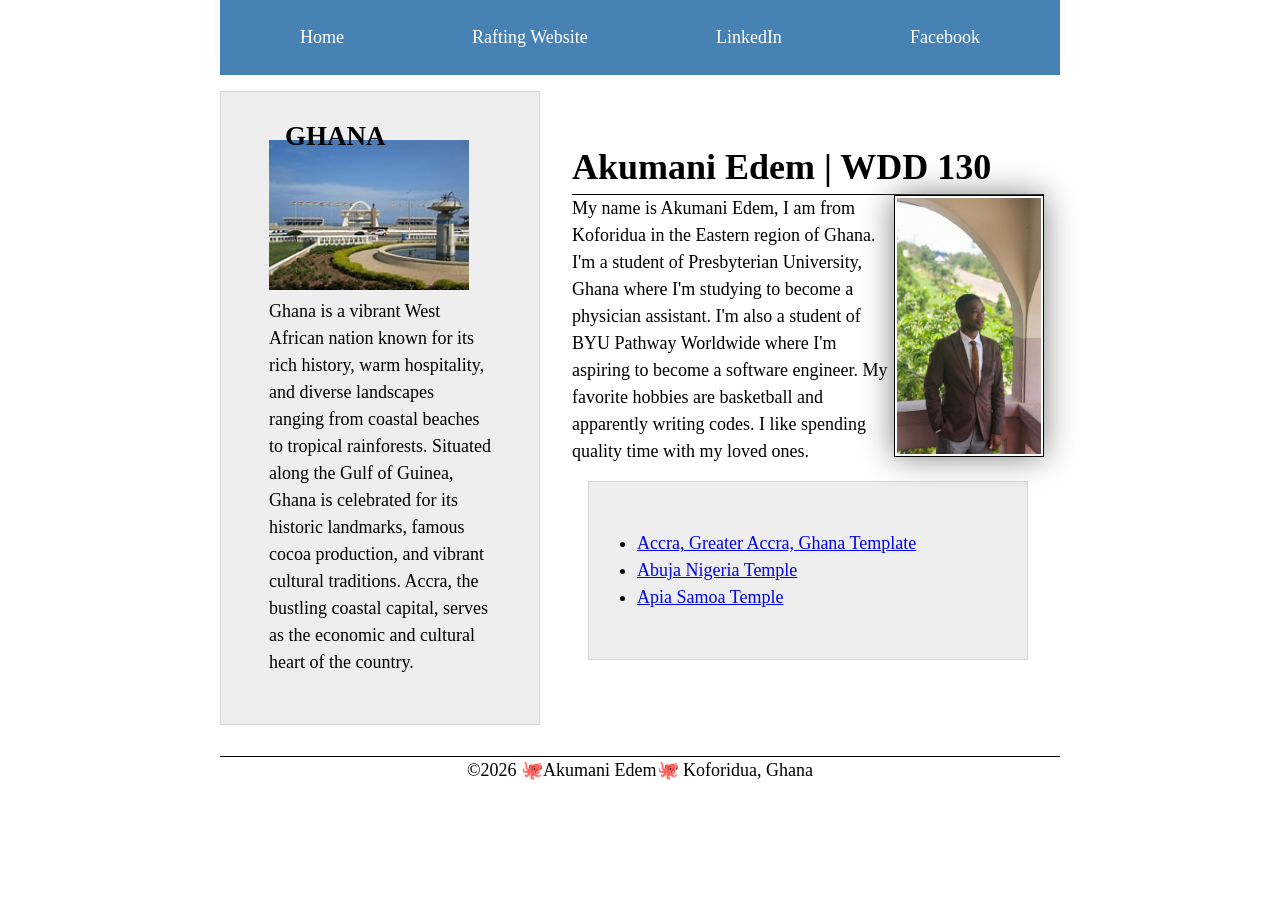
<file: index.html>
<!--September 19, 2025-->
<!DOCTYPE html>
<html lang="en">
<head>
    <meta charset="UTF-8">
    <meta name="viewport" content="width=device-width, initial-scale=1.0">
    <title>Akumani Edem | WDD 130</title>
    <meta name="description" content="WDD 130 home page for Akumani Edem, featuring information and insights about Ghana alongside course web development projects.">
    <meta name="author" content="Akumani Edem">
    <link rel="stylesheet" href="styles/styles.css">
</head>
<body>
    <header>
        <nav>
            <a href="#">Home</a>
            <a href="wwr/">Rafting Website</a>
            <a href="https://linkedin.com">LinkedIn</a>
            <a href="https://facebook.com">Facebook</a>
        </nav>
    </header>
    <div class="grid">
        <main>
            <h1>Akumani Edem | WDD 130</h1>
            <img src="images/profile.jpg"
                 alt="Portrait of Akumani Edem, a student from Koforidua, Ghana">
            <p>
                My name is Akumani Edem, I am from Koforidua in the Eastern region of Ghana.
                I'm a student of Presbyterian University, Ghana where I'm studying to become a physician
                assistant. I'm also a student of BYU Pathway Worldwide where I'm aspiring to become a
                software engineer. 
                My favorite hobbies are basketball and apparently writing codes. I like spending quality time with
                my loved ones.  
            </p>

            <ul class="box">
                <li><a href="https://www.churchofjesuschrist.org/temples/details/accra-ghana-temple?lang=eng" target="blank" rel="noopener">Accra, Greater Accra, Ghana Template </a></li>
                <li><a href="https://www.churchofjesuschrist.org/temples/details/abuja-nigeria-temple?lang=eng" target="blank" rel="noopener">Abuja Nigeria Temple</a></li>
                <li><a href="https://www.churchofjesuschrist.org/temples/details/apia-samoa-temple?lang=eng" target="blank" rel="noopener">Apia Samoa Temple</a></li>
            </ul>
        </main>

        <aside class="box">
            <h2>GHANA</h2>
            <img src="images/ghana_image.jpeg"
                 alt="Ghana's Independence Square beneath a bright blue sky">
            <p>
                Ghana is a vibrant West African nation known for its rich history, warm hospitality,
                and diverse landscapes ranging from coastal beaches to tropical rainforests.
                Situated along the Gulf of Guinea, Ghana is celebrated for its historic landmarks,
                famous cocoa production, and vibrant cultural traditions. Accra, the bustling coastal capital,
                serves as the economic and cultural heart of the country.
            </p>
        </aside>
    </div>
    <footer>
        <p>
             ©2026 🐙Akumani Edem🐙 Koforidua, Ghana
        </p>
    </footer>
</body>
</html>
</file>
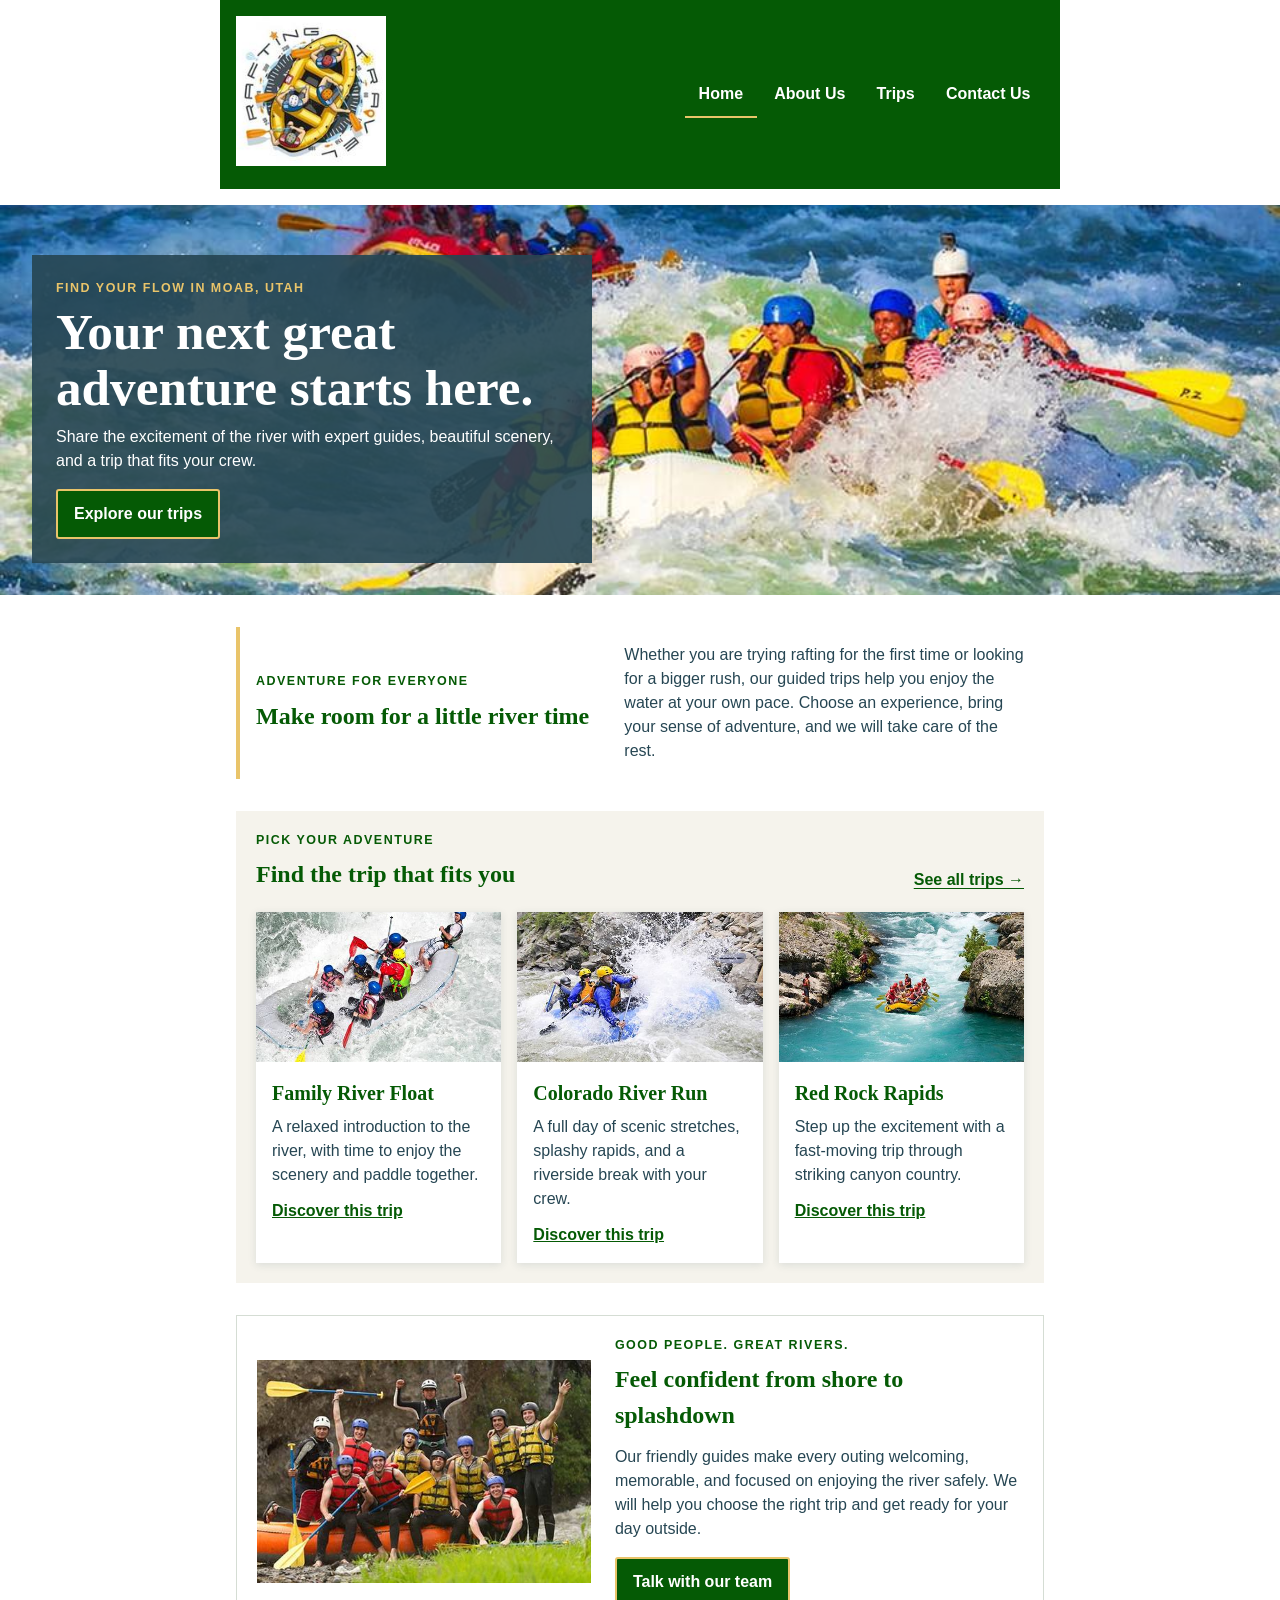
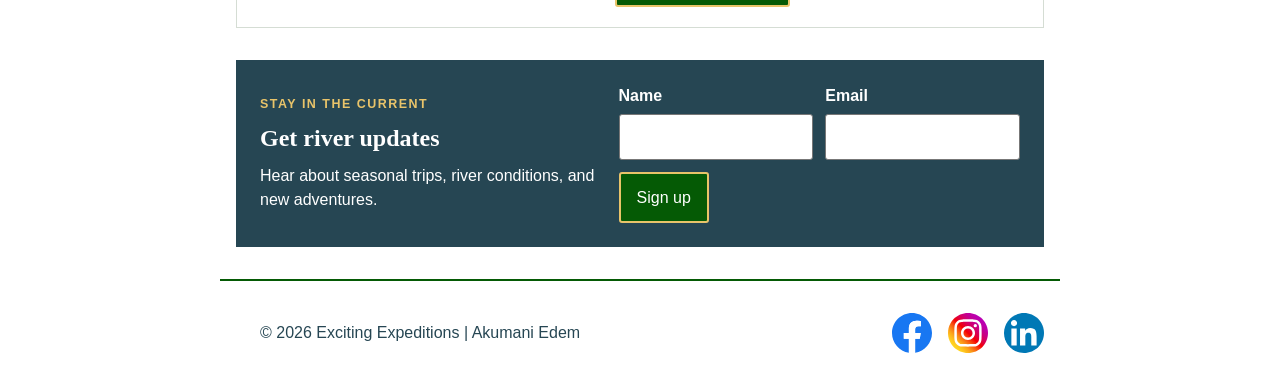
<file: wwr/index.html>
<!DOCTYPE html>
<html lang="en">

<head>
    <meta charset="UTF-8">
    <meta name="viewport" content="width=device-width, initial-scale=1.0">
    <meta name="description"
      content="Explore guided white-water rafting trips with Exciting Expeditions in Moab, Utah. Find an adventure for your whole crew.">
    <meta name="author" content="Akumani Edem">
    <title>Home | Exciting Expeditions</title>
    <link rel="stylesheet" href="styles/rafting.css">
</head>

<body>
    <header>
        <a href="index.html">
            <img src="images/logo-optimized.jpg" alt="Exciting Expeditions logo">
        </a>

        <nav aria-label="Main navigation">
            <ul>
                <li><a href="index.html" aria-current="page">Home</a></li>
                <li><a href="about.html">About Us</a></li>
                <li><a href="trips.html">Trips</a></li>
                <li><a href="contact.html">Contact Us</a></li>
            </ul>
        </nav>
    </header>

    <main class="home-page">
        <section class="home-hero">
            <img src="images/hero-optimized.jpg" alt="Rafters enjoying a white-water adventure">
            <div class="home-hero-content">
                <p class="eyebrow">Find your flow in Moab, Utah</p>
                <h1>Your next great adventure starts here.</h1>
                <p>Share the excitement of the river with expert guides, beautiful scenery, and a trip that fits your crew.</p>
                <a class="site-button" href="trips.html">Explore our trips</a>
            </div>
        </section>

        <section class="home-intro">
            <div>
                <p class="eyebrow">Adventure for everyone</p>
                <h2>Make room for a little river time</h2>
            </div>
            <p>Whether you are trying rafting for the first time or looking for a bigger rush, our guided trips help you enjoy the water at your own pace. Choose an experience, bring your sense of adventure, and we will take care of the rest.</p>
        </section>

        <section class="home-trips">
            <div class="section-heading">
                <div>
                    <p class="eyebrow">Pick your adventure</p>
                    <h2>Find the trip that fits you</h2>
                </div>
                <a class="text-link" href="trips.html">See all trips <span aria-hidden="true">&rarr;</span></a>
            </div>

            <div class="home-trip-grid">
                <article class="home-trip-card">
                    <img src="images/aside_img2-optimized.jpg" alt="A calm stretch of river surrounded by red-rock scenery">
                    <div>
                        <h3>Family River Float</h3>
                        <p>A relaxed introduction to the river, with time to enjoy the scenery and paddle together.</p>
                        <a href="trips.html#family-float">Discover this trip</a>
                    </div>
                </article>
                <article class="home-trip-card">
                    <img src="images/aside_img3-optimized.jpg" alt="Raft moving through lively white-water rapids">
                    <div>
                        <h3>Colorado River Run</h3>
                        <p>A full day of scenic stretches, splashy rapids, and a riverside break with your crew.</p>
                        <a href="trips.html#colorado-run">Discover this trip</a>
                    </div>
                </article>
                <article class="home-trip-card">
                    <img src="images/aside_img5-optimized.jpg" alt="Rafters getting ready for a river adventure">
                    <div>
                        <h3>Red Rock Rapids</h3>
                        <p>Step up the excitement with a fast-moving trip through striking canyon country.</p>
                        <a href="trips.html#red-rock-rapids">Discover this trip</a>
                    </div>
                </article>
            </div>
        </section>

        <section class="home-promise">
            <img src="images/happy-client-optimized.jpg" alt="A smiling guest after a rafting trip">
            <div>
                <p class="eyebrow">Good people. Great rivers.</p>
                <h2>Feel confident from shore to splashdown</h2>
                <p>Our friendly guides make every outing welcoming, memorable, and focused on enjoying the river safely. We will help you choose the right trip and get ready for your day outside.</p>
                <a class="site-button" href="contact.html">Talk with our team</a>
            </div>
        </section>

        <section class="home-newsletter" aria-labelledby="newsletter-title">
            <div>
                <p class="eyebrow">Stay in the current</p>
                <h2 id="newsletter-title">Get river updates</h2>
                <p>Hear about seasonal trips, river conditions, and new adventures.</p>
            </div>
            <form class="newsletter-form">
                <label for="newsletter-name">
                    Name
                    <input type="text" id="newsletter-name" name="name" autocomplete="name" required>
                </label>
                <label for="newsletter-email">
                    Email
                    <input type="email" id="newsletter-email" name="email" autocomplete="email" required>
                </label>
                <button class="site-button" type="submit">Sign up</button>
            </form>
        </section>
    </main>

    <footer>
        <p>&copy; 2026 Exciting Expeditions | Akumani Edem</p>

        <nav class="socialmedia">
            <a href="https://facebook.com">
                <img src="images/facebook.svg" alt="Facebook">
            </a>
            <a href="https://www.instagram.com/a.k.u.m.a.n.i?stkn=MTF5Yml2a3N3eGhneA==">
                <img src="images/instagram.svg" alt="Instagram">
            </a>
            <a href="https://www.linkedin.com/in/edem-akumani-49a107399">
                <img src="images/linkedin.svg" alt="LinkedIn">
            </a>
        </nav>
    </footer>
</body>

</html>
</file>
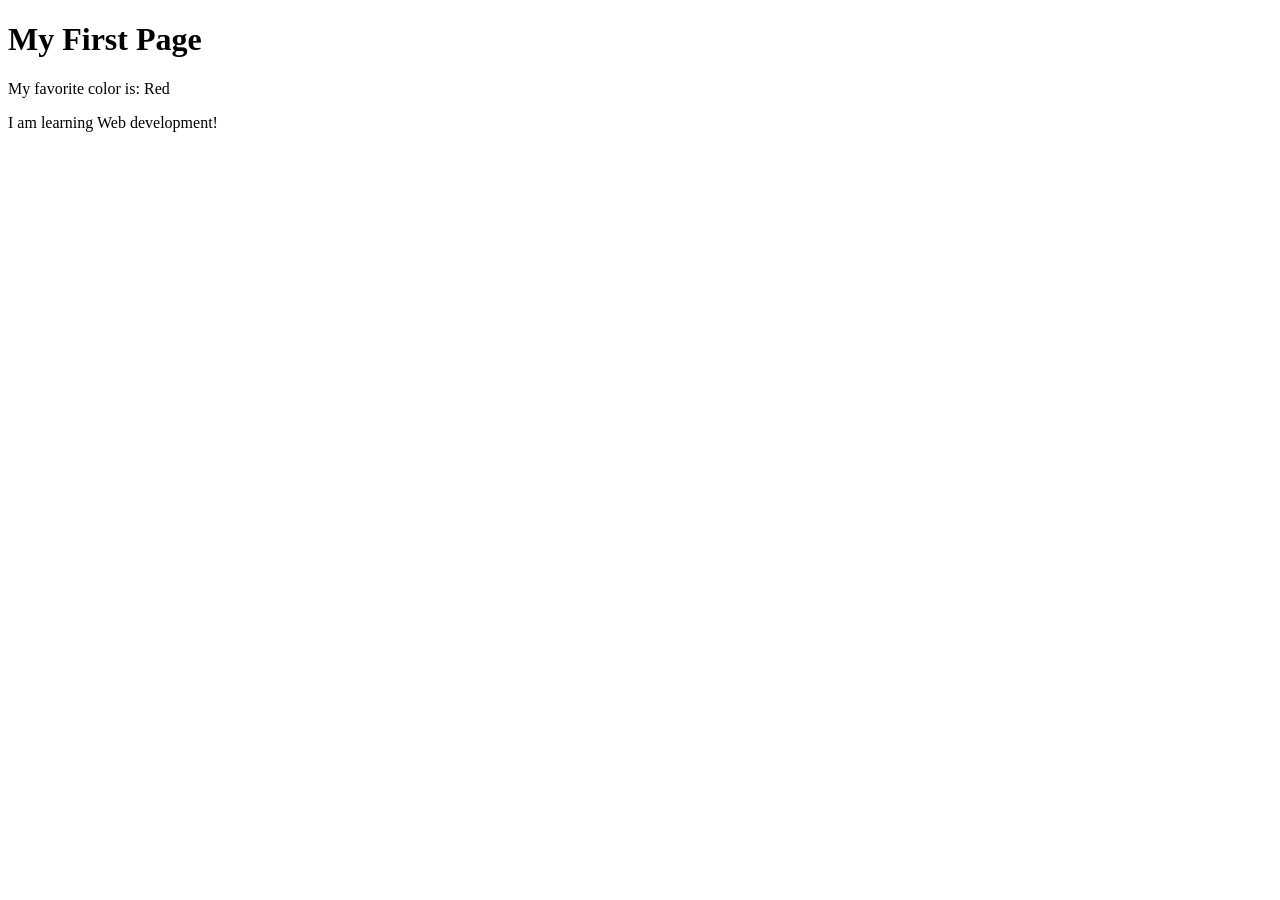
<file: week01/first-page.html>
<!DOCTYPE html>
<html lang="en">

<head>
    <meta charset="UTF-8">
    <meta name="viewport" content="width=device-width, initial-scale=1.0">
    <title>My First Page</title>
</head>

<body>
    <h1>My First Page</h1>
    <p>My favorite color is: Red </p>
    <p>I am learning Web development!
    <p>
</body>

</html>
</file>
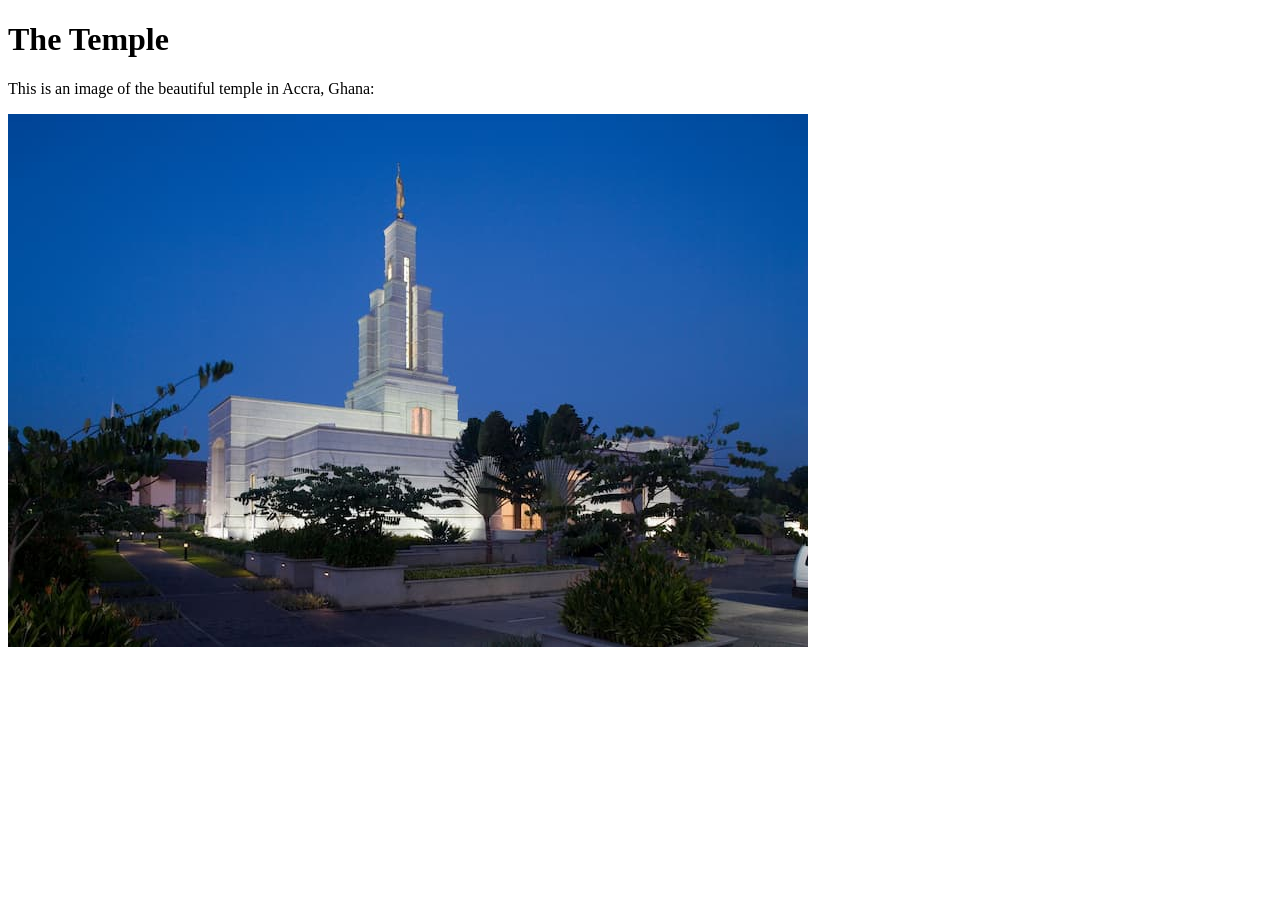
<file: week01/images-solution.html>
<!DOCTYPE html>
<html lang="en">

<head>
    <meta charset="UTF-8">
    <meta name="viewport" content="width=device-width, initial-scale=1.0">
    <title>Temple Image</title>
</head>

<body>
    <h1>The Temple</h1>
    <p>This is an image of the beautiful temple in Accra, Ghana:</p>
    <img src="images/temple-small.jpg" alt="The Accra Ghana Temple">

</body>

</html>
</file>
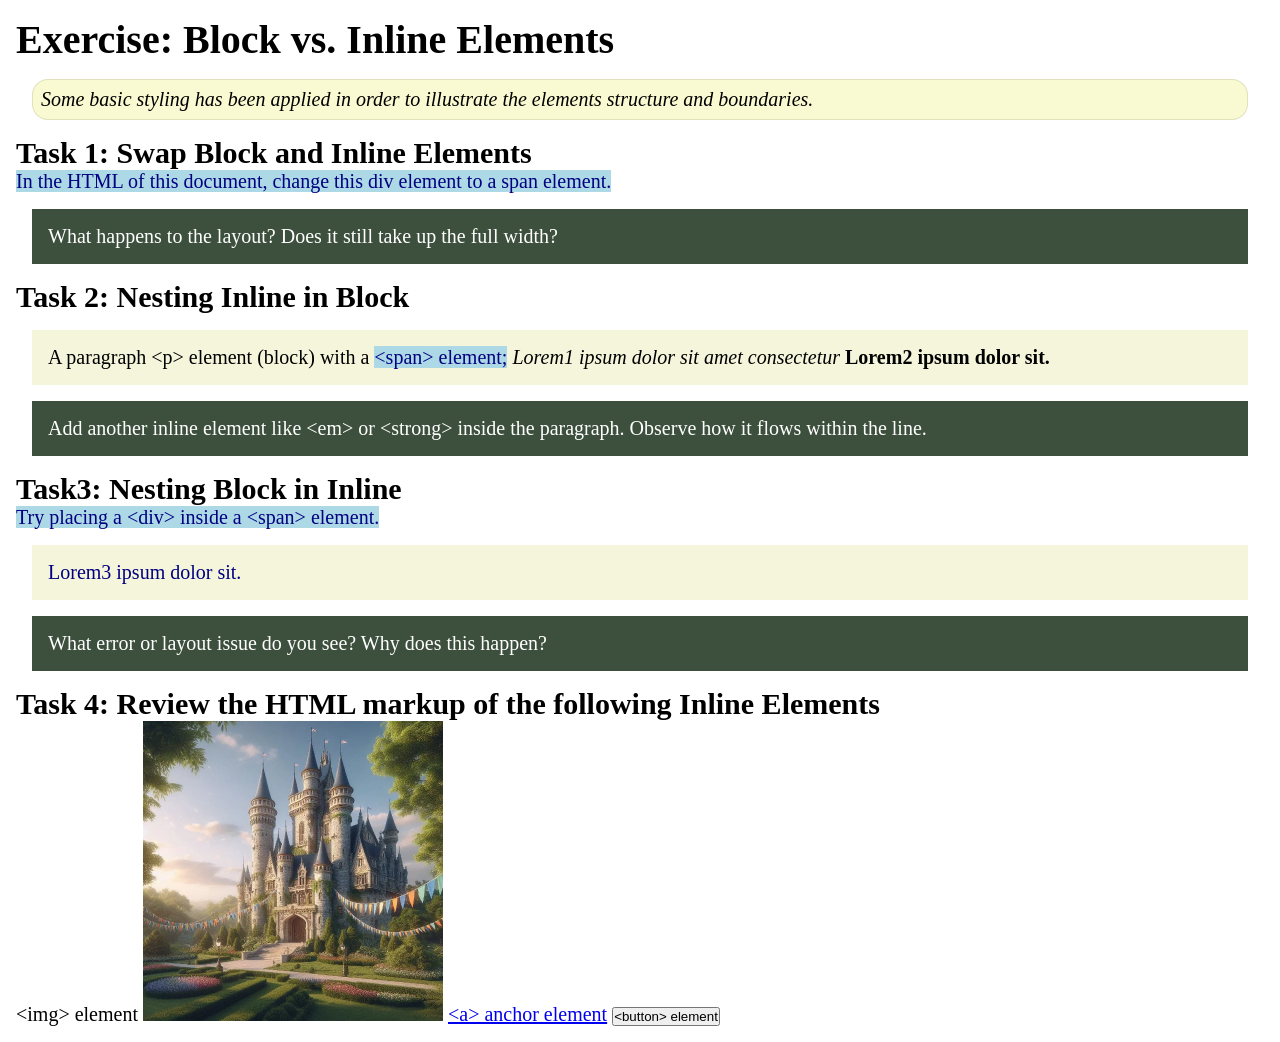
<file: week02/block-vs-inline.html>
<!DOCTYPE html>
<html lang="en">

<head>
    <meta charset="UTF-8">
    <meta name="viewport" content="width=device-width, initial-scale=1.0">
    <title>Exercise: Block vs. Inline Elements</title>
    <link rel="stylesheet" href="styles/block-vs-inline.css">
</head>

<body>
    <main>
        <h1>Exercise: Block vs. Inline Elements</h1>
        <p class="note">Some basic styling has been applied in order to illustrate the elements structure and
            boundaries.</p>

        <h2>Task 1: Swap Block and Inline Elements</h2>
        <span>In the HTML of this document, change this div element to a span element.</span>

        <p class="question">What happens to the layout? Does it still take up the full width?</p>

        <h2>Task 2: Nesting Inline in Block</h2>
        <p>A paragraph &lt;p&gt; element (block) with a <span>&lt;span&gt; element;</span>
            <em>Lorem1 ipsum dolor sit amet consectetur</em> <strong>Lorem2 ipsum dolor sit.</strong>
        </p>
        <p class="question">Add another inline element like &lt;em&gt; or &lt;strong&gt; inside the paragraph. Observe
            how it flows within the line.</p>

        <h2>Task3: Nesting Block in Inline</h2>
        <span>Try placing a &lt;div&gt; inside a &lt;span&gt; element.
            <div>Lorem3 ipsum dolor sit.</div>
        </span>
            <p class="question">What error or layout issue do you see? Why does this happen?</p>


            <h2>Task 4: Review the HTML markup of the following Inline Elements</h2>
        &lt;img&gt; element
        <img src="images/castle.webp" alt="placeholder image (images are inline)" width="300" height="300">
        <a href="https://churchofjesuschrist.org">&lt;a&gt; anchor element</a>
        <button type="button">&lt;button&gt; element</button>
    </main>
</body>

</html>
</file>
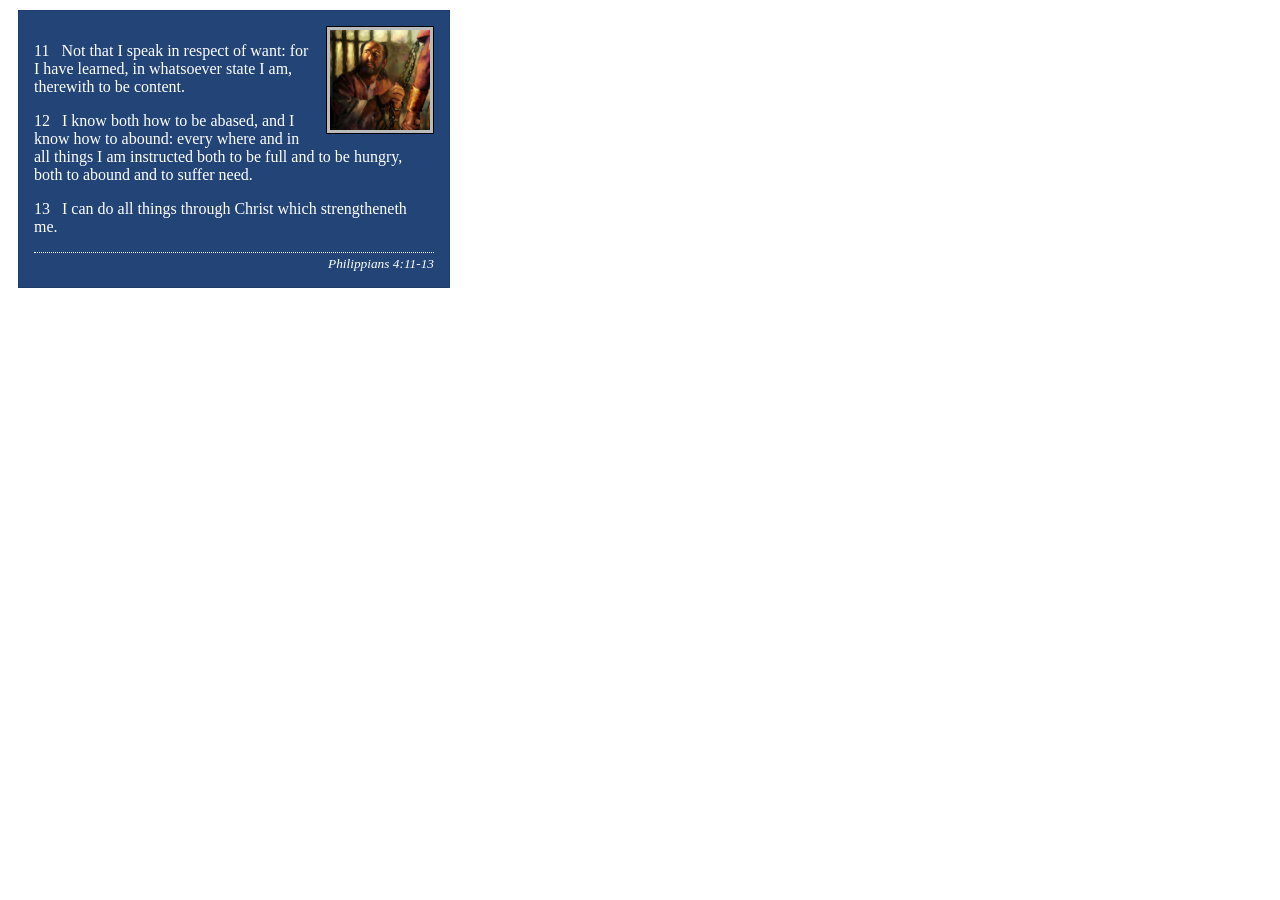
<file: week02/box-model-solution.html>
<!DOCTYPE html>
<html lang="en">
<head>
    <meta charset="UTF-8">
    <meta name="viewport" content="width=device-width, initial-scale=1.0">
    <title>Box Model Activity</title>
    <link rel="stylesheet" href="styles/box-model-solution.css">
</head>
<body>
    <main>
        <div class="callout">
            <img src="images/apostle-paul-imprisoned.webp" alt="Paul the Apostle - Imprisoned in Rome" width="200" height="200">
            <blockquote>
                <p>11 &nbsp; Not that I speak in respect of want: for I have learned, in whatsoever state I am, therewith to be content.</p>
                <p>12 &nbsp; I know both how to be abased, and I know how to abound: every where and in all things I am instructed both to be full and to be hungry, both to abound and to suffer need.</p>
                <p>13 &nbsp; I can do all things through Christ which strengtheneth me.</p>
            </blockquote>
            <cite>Philippians 4:11-13</cite>
        </div>
    </main>
</body>
</html>
</file>
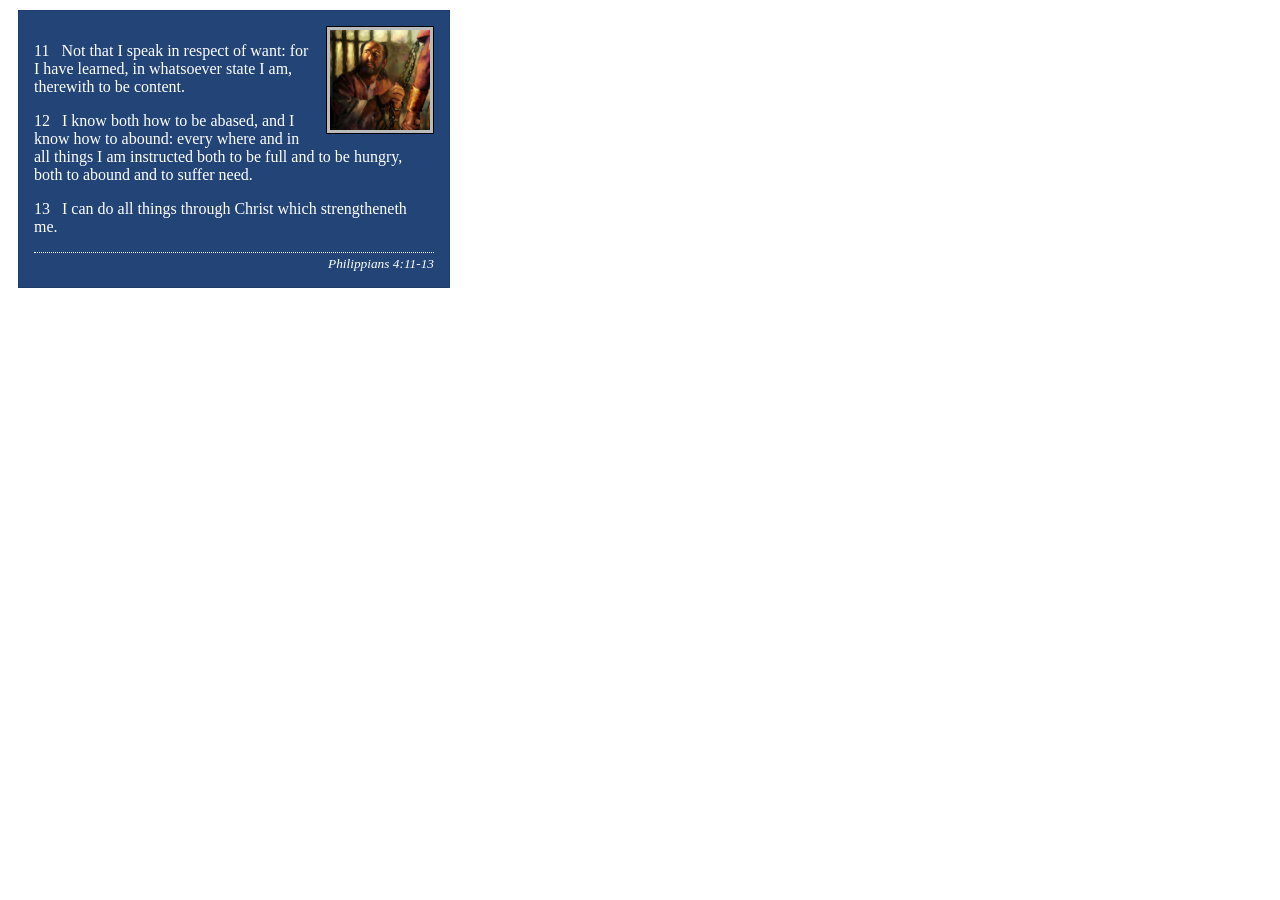
<file: week02/box-model.html>
<!DOCTYPE html>
<html lang="en">
<head>
    <meta charset="UTF-8">
    <meta name="viewport" content="width=device-width, initial-scale=1.0">
    <title>Box Model Activity</title>
    <link rel="stylesheet" href="styles/box-model.css">
</head>
<body>
    <main>
        <div class="callout">
            <img src="images/apostle-paul-imprisoned.webp" alt="Paul the Apostle - Imprisoned in Rome" width="200" height="200">
            <blockquote>
                <p>11 &nbsp; Not that I speak in respect of want: for I have learned, in whatsoever state I am, therewith to be content.</p>
                <p>12 &nbsp; I know both how to be abased, and I know how to abound: every where and in all things I am instructed both to be full and to be hungry, both to abound and to suffer need.</p>
                <p>13 &nbsp; I can do all things through Christ which strengtheneth me.</p>
            </blockquote>
            <cite>Philippians 4:11-13</cite>
        </div>
    </main>
</body>
</html>
</file>
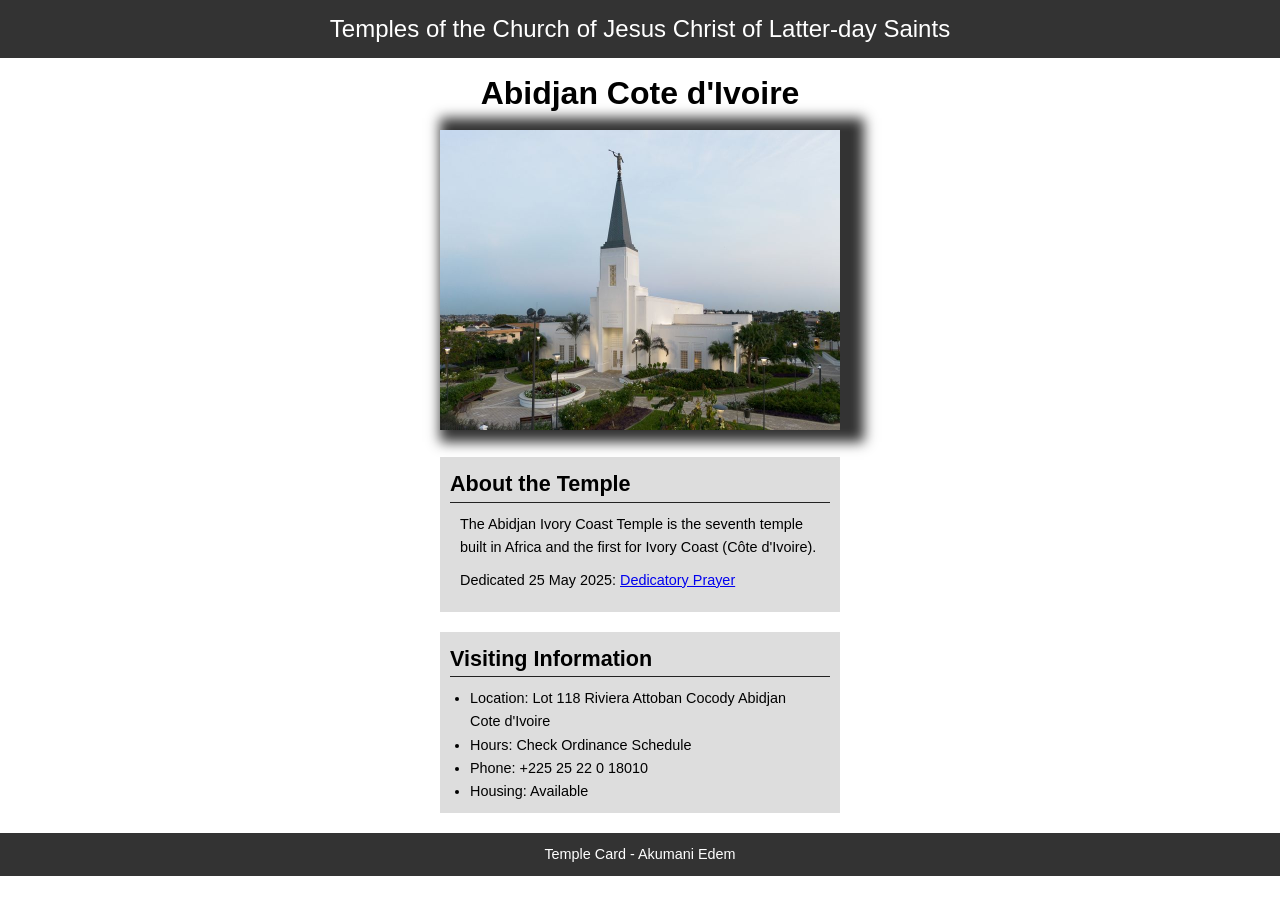
<file: week02/temple.html>
<!DOCTYPE html>
<html lang="en">

<head>
    <meta charset="UTF-8">
    <meta name="viewport" content="width=device-width, initial-scale=1.0">
    <title>Temple Card - Abidjan Cote d'Ivoire</title>
    <link rel="stylesheet" href="styles\temple.css">
</head>

<body>
    <header>
        <p>Temples of the Church of Jesus Christ of Latter-day Saints</p>
    </header>
    <main>
        <h1>Abidjan Cote d'Ivoire</h1>
        <picture>
            <img src="images/abidjan-ivory-coast.jpeg" alt="Abidjan Cote d'Ivoire Temple">
        </picture>
        <section>
            <h2>About the Temple</h2>
            <p>The Abidjan Ivory Coast Temple is the seventh temple built in Africa and the first for Ivory Coast (Côte
                d'Ivoire).</p>
            <p>Dedicated 25 May 2025: <a
                    href="https://www.churchofjesuschrist.org/temples/dedicatory-prayer/abidjan-ivory-coast-temple/2025-05-25?lang=eng"
                    target="_blank" rel="noopener noreferrer">Dedicatory Prayer</a></p>
        </section>
        <section>
            <h2>Visiting Information</h2>
            <ul>
                <li>Location: Lot 118 Riviera Attoban Cocody Abidjan Cote d'Ivoire</li>
                <li>Hours: Check Ordinance Schedule</li>
                <li>Phone: +225 25 22 0 18010</li>
                <li>Housing: Available</li>
            </ul>
        </section>
    </main>
    <footer>
        <p>Temple Card - Akumani Edem</p>
    </footer>
</body>

</html>
</file>
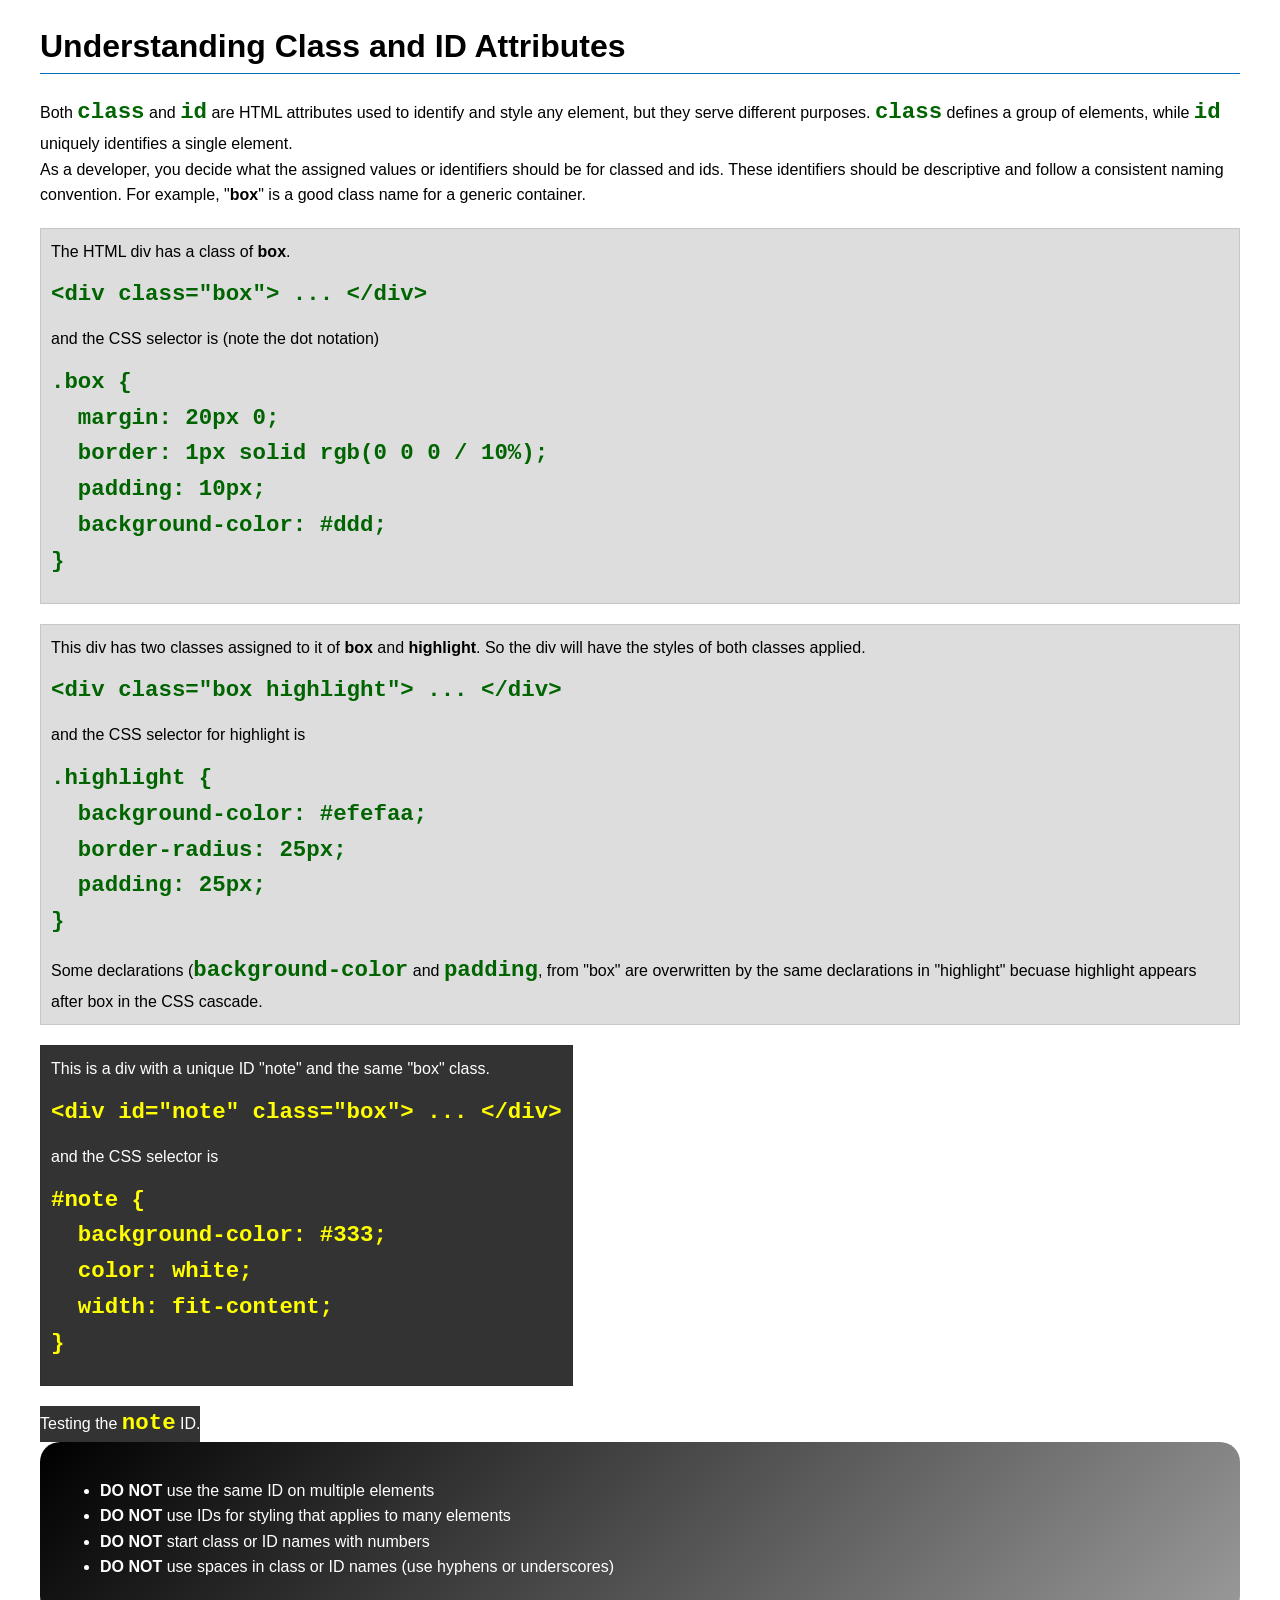
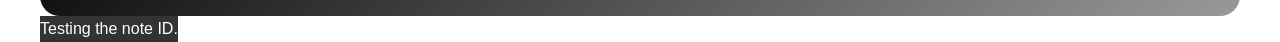
<file: week03/class-and-id.html>
<!DOCTYPE html>
<html lang="en">

<head>
    <meta charset="UTF-8">
    <meta name="viewport" content="width=device-width, initial-scale=1.0">
    <title>Class vs ID Attributes</title>
    <link rel="stylesheet" href="styles/class-and-id.css">
</head>

<body>
    <h1>Understanding Class and ID Attributes</h1>
    <p>Both <code>class</code> and <code>id</code> are HTML attributes used to identify and style any element, but they
        serve different purposes. <code>class</code> defines a group of elements, while <code>id</code> uniquely
        identifies a single element.</p>
    <p>As a developer, you decide what the assigned values or identifiers should be for classed and ids. These
        identifiers should be
        descriptive and follow a consistent naming convention. For example, "<strong>box</strong>" is a good class name
        for a generic container.</p>
    <div class="box">
        <p>The HTML div has a class of <strong>box</strong>.</p>
        <pre><code class="html">&lt;div class="box"&gt; ... &lt;/div&gt;</code></pre>
        and the CSS selector is (note the dot notation)
        <pre><code class="css">.box {
  margin: 20px 0;
  border: 1px solid rgb(0 0 0 / 10%);
  padding: 10px;
  background-color: #ddd; 
}</code></pre>
    </div>

    <div class="box">
        <p>This div has two classes assigned to it of <strong>box</strong> and <strong>highlight</strong>. So the div
            will have the styles of both classes applied.</p>
        <pre><code class="html">&lt;div class="box highlight"&gt; ... &lt;/div&gt;</code></pre>
        and the CSS selector for highlight is
        <pre><code class="css">.highlight {
  background-color: #efefaa;
  border-radius: 25px;
  padding: 25px;
}</code></pre>
<p>Some declarations (<code>background-color</code> and <code>padding</code>, from "box" are overwritten by the same declarations in "highlight" becuase highlight appears after box in the CSS cascade.</p>
    </div>

    <div id="note" class="box">
        <p>This is a div with a unique ID "note" and the same "box" class.</p>
        <pre><code class="html">&lt;div id="note" class="box"&gt; ... &lt;/div&gt;</code></pre>
        and the CSS selector is
        <pre><code class="css">#note {
  background-color: #333;
  color: white;
  width: fit-content;
}</code></pre>
    </div>

    <div id="note">
        <p>Testing the <code>note</code> ID.</p>
    </div>

    <section id="best-practice">
        <ul>
            <li><strong>DO NOT</strong> use the same ID on multiple elements</li>
            <li><strong>DO NOT</strong> use IDs for styling that applies to many elements</li>
            <li><strong>DO NOT</strong> start class or ID names with numbers</li>
            <li><strong>DO NOT</strong> use spaces in class or ID names (use hyphens or underscores)</li>
        </ul>
    </section>

    <div id="note">
        <p>
            Testing the note ID. 
        </p>
    </div>




</body>

</html>
</file>
<file: styles/styles.css>
* {
    margin: 0;
    padding: 0;
    box-sizing: border-box;
}

body {
    font-size: 1.125rem;
    line-height: 1.5;
}

header,
.grid,
footer {
    max-width: 840px;
    margin: 0 auto;
}

nav {
    display: flex;
    justify-content: space-around;
    align-items: center;
    padding: 1rem;
    background-color: steelblue;
}

nav a {
    display: block;
    padding: 0.5rem 1rem;
    color: white;
    text-decoration: none;
}

.grid {
    display: grid;
    align-items: center;
    grid-template-columns: 20rem minmax(0, 1fr);
    gap: 1rem;
}

.grid > aside {
    grid-column: 1;
    width: auto;
    margin: 1rem 0;
}

.grid > main {
    grid-column: 2 / 3;
    margin: 1rem;
}

aside {
    grid-column: 1 / 2;
    grid-row: 1 / 2;
    position: relative;
    width: 20rem;
    margin: 1rem 0;
}

aside h2 {
    position: absolute;
    top: 1.5rem;
    left: 4rem;
}

aside img {
    width: 200px;
    height: auto;
}

main {
    grid-column: 2;
    grid-row: 1;
    min-width: 0;
    margin: 1rem 0;
}

main img {
    float: right;
    width: 150px;
    height: auto;
    padding: 2px;
    border: 1px solid black;
    box-shadow: 0 0 30px gray;
}

main ul {
    clear: right;
}

p {
    padding: 0;
}

footer {
    margin-top: 15px;
    border-top: 1px solid #000;
    text-align: center;
}

.box {
    margin: 1rem;
    padding: 3rem;
    border: 1px solid rgba(0, 0, 0, 0.1);
    background-color: #eee;
    color: #000;
}

h1 {
    border-bottom: 1px solid #000;
}
</file>
<file: wwr/styles/rafting.css>
/* CSS Variables */
:root {
    --primary-color: #055a05;
    /* forest green */
    --secondary-color: #f4a261d9;
    /* warm sand at 85% opacity */
    --accent1-color: #264653;
    /* dark slate blue */
    --accent2-color: #e9c46a;
    /* light golden yellow */
    --heading-font: "Times New Roman", "Georgia", serif;
    --body-font: Arial, Helvetica, sans-serif;
    --nav-border-color: #ffffff;
    --nav-text-color: #ffffff;
    --nav-link-padding: 0.4rem 1.5rem;
    --transparent-color: #00000000;
    --hero-heading-overlay: #264653cc;
}

/* Reset Box-Model */
* {
    margin: 0;
    padding: 0;
    box-sizing: border-box;
}

/* Body Styling */
body {
    font-family: var(--body-font);
    color: var(--accent1-color);
    line-height: 1.5;
}

/* Layout Container Width and Centering */
header,
main {
    max-width: 840px;
    margin: 0 auto;
}

footer {
    display: flex;
    justify-content: space-between;
    align-items: center;
    max-width: 840px;
    margin: 1rem auto 0;
    padding: 1rem;
    border-top: 2px solid var(--primary-color);
}

header {
    display: grid;
    grid-template-columns: 180px 1fr;
    align-items: center;
    padding: 1rem;
    background-color: var(--primary-color);
}

header > a img {
    width: 150px;
    height: auto;
}

header nav {
    display: flex;
    justify-content: flex-end;
}

/* Heading Typography */
h1,
h2 {
    font-family: var(--heading-font);
    color: var(--primary-color);
}

h2 {
    text-align: center;
    margin-bottom: 1rem;
}

/* Basic Element Spacing */
p,
section {
    margin: 16px;
    padding: 8px;
}

nav {
    margin: 0;
    padding: 0;
}

nav ul {
    display: flex;
    flex-wrap: wrap;
    list-style: none;
    margin: 0;
    padding: 0;
}

header nav ul {
    justify-content: flex-end;
    gap: 0.25rem;
}

header nav a {
    display: block;
    padding: 0.65rem clamp(0.5rem, 1.4vw, 0.85rem);
    color: var(--nav-text-color);
    background-color: var(--transparent-color);
    border-bottom: 2px solid transparent;
    text-decoration: none;
    font-weight: 700;
    text-align: center;
    white-space: nowrap;
}

header nav a:hover,
header nav a:focus-visible {
    border-bottom-color: var(--accent2-color);
    color: var(--accent2-color);
}

header nav a[aria-current="page"] {
    border-bottom-color: var(--accent2-color);
}

/* Hero Section Styling */
.hero {
    position: relative;
    margin: 1rem 0;
    padding: 0;
}

.hero h1 {
    position: absolute;
    top: 1.5rem;
    left: 0;
    right: 0;
    width: auto;
    margin: 0;
    padding: 1rem;
    text-align: center;
    box-sizing: border-box;
    background-color: var(--hero-heading-overlay);
    color: var(--nav-text-color);
    border-bottom: 3px solid var(--accent2-color);
}

.hero > img {
    display: block;
    width: 100%;
    height: auto;
}

.hero article {
    position: absolute;
    bottom: 1.5rem;
    left: 5%;
    right: 5%;
    margin: 0;
    padding: 1rem;
    background-color: var(--secondary-color);
}

.hero article img {
    float: right;
    width: 150px;
    margin-left: 1rem;
}

/* History Section */
.history {
    display: grid;
    grid-template-columns: 1fr 200px 1fr;
    gap: 1rem;
    align-items: center;
    margin: 1rem 0;
    padding: 1rem;
    border: 1px solid var(--accent1-color);
}

.history h2 {
    grid-column: 1 / 4;
}

.history img {
    width: 200px;
    height: 150px;
    object-fit: cover;
}

/* Adventures Section */
.adventures {
    margin: 1rem 0;
    padding: 1rem;
    border: 1px solid var(--accent1-color);
}

.adventure-gallery {
    display: grid;
    grid-template-columns: repeat(5, 1fr);
    gap: 1rem;
}

.adventure-gallery figure {
    text-align: center;
}

.adventure-gallery img {
    width: 100%;
    height: 120px;
    object-fit: cover;
}

.adventure-gallery figcaption {
    font-weight: bold;
}

.socialmedia {
    display: flex;
    justify-content: flex-end;
    gap: 1rem;
}

.socialmedia a {
    padding: 0;
    background-color: var(--transparent-color);
    border: none;
    color: var(--accent1-color);
    text-decoration: none;
}

.socialmedia img {
    display: block;
    width: 40px;
    height: 40px;
    object-fit: contain;
}

.contact-page > section {
    margin: 1.5rem 0;
    padding: 1rem;
}

.contact-intro {
    text-align: center;
}

.contact-intro h1 {
    margin-bottom: 0.5rem;
}

.contact-intro address {
    display: grid;
    gap: 0.15rem;
    font-style: normal;
    font-weight: 600;
}

.contact-intro address a {
    color: var(--accent1-color);
}

.contact-layout {
    display: grid;
    grid-template-columns: 1fr 1fr;
    gap: 1.5rem;
    align-items: start;
}

.contact-layout > section {
    margin: 0;
    padding: 0;
}

.contact-map h2,
.contact-form-section h2,
.employee-team h2 {
    margin-bottom: 1rem;
}

.contact-map iframe {
    display: block;
    width: 100%;
    min-height: 340px;
    border: 0;
}

.contact-form-section form {
    display: grid;
    gap: 0.85rem;
}

.contact-field {
    display: grid;
    gap: 0.35rem;
}

.contact-field label,
.message-purpose legend {
    font-weight: 700;
}

.message-purpose legend {
    position: absolute;
    top: -1.8rem;
    left: 0;
    padding: 0;
    background-color: transparent;
}

.contact-field input,
.contact-field textarea {
    width: 100%;
    padding: 0.6rem;
    border: 1px solid #777;
    border-radius: 3px;
    font: inherit;
    resize: vertical;
}

.message-purpose {
    position: relative;
    margin-top: 1.25rem;
    display: grid;
    gap: 0.5rem;
    padding: 0.75rem;
    border: 1px solid #aaa;
}

.message-purpose label,
.newsletter-choice {
    display: flex;
    align-items: flex-start;
    gap: 0.5rem;
}

.message-purpose input,
.newsletter-choice input {
    flex: 0 0 auto;
    margin-top: 0.25rem;
    accent-color: var(--primary-color);
}

.contact-form-section button {
    padding: 0.75rem 1rem;
    border: 0;
    border-radius: 4px;
    background-color: var(--primary-color);
    color: #fff;
    font: inherit;
    font-weight: 700;
    cursor: pointer;
}

.contact-form-section button:hover {
    background-color: var(--accent1-color);
}

.form-status {
    margin: 0;
    padding: 0;
    color: var(--primary-color);
    font-weight: 700;
}

.employee-team {
    border: 1px solid var(--accent1-color);
}

.employee-gallery {
    display: grid;
    grid-template-columns: repeat(3, minmax(0, 1fr));
    gap: 1.5rem;
}

.employee-gallery figure {
    text-align: center;
}

.employee-gallery img {
    display: block;
    width: min(100%, 180px);
    aspect-ratio: 1;
    margin: 0 auto 0.5rem;
    border-radius: 4px;
    object-fit: cover;
}

.employee-gallery figcaption {
    display: grid;
    gap: 0.15rem;
}

.home-page {
    max-width: none;
    padding: 0;
}

.home-page > :not(.home-hero) {
    width: min(calc(100% - 2rem), 808px);
    margin-inline: auto;
}

.trips-page {
    padding: 0 1rem;
}

.home-page h1,
.trips-page h1 {
    color: #fff;
}

.eyebrow {
    margin: 0 0 0.4rem;
    padding: 0;
    color: var(--primary-color);
    font-size: 0.78rem;
    font-weight: 700;
    letter-spacing: 0.12em;
    text-transform: uppercase;
}

.home-hero {
    position: relative;
    display: grid;
    min-height: 390px;
    margin: 1rem 0 2rem;
    overflow: hidden;
    background-color: var(--accent1-color);
}

.home-hero > img {
    position: absolute;
    width: 100%;
    height: 100%;
    object-fit: cover;
    inset: 0;
}

.home-hero-content {
    position: relative;
    align-self: end;
    width: min(100%, 560px);
    margin: 1.5rem;
    padding: 1.5rem;
    background-color: #264653e8;
    color: #fff;
}

.home-hero-content .eyebrow,
.trips-banner .eyebrow {
    color: var(--accent2-color);
}

.home-hero-content h1 {
    margin-bottom: 0.5rem;
    font-size: clamp(2rem, 5vw, 3.2rem);
    line-height: 1.1;
}

.home-hero-content > p:not(.eyebrow) {
    margin: 0 0 1rem;
    padding: 0;
}

.site-button {
    display: inline-block;
    padding: 0.7rem 1rem;
    border: 2px solid var(--accent2-color);
    border-radius: 3px;
    background-color: var(--primary-color);
    color: #fff;
    font-weight: 700;
    text-align: center;
    text-decoration: none;
}

.site-button:hover {
    background-color: var(--accent1-color);
}

.home-intro {
    display: grid;
    grid-template-columns: 1fr 1.2fr;
    gap: 2rem;
    align-items: center;
    margin: 2rem 0;
    padding: 1rem;
    border-left: 4px solid var(--accent2-color);
}

.home-intro h2,
.section-heading h2,
.home-promise h2,
.trip-cta h2 {
    margin: 0;
    text-align: left;
}

.home-intro > p,
.home-promise > div > p:not(.eyebrow) {
    margin: 0;
    padding: 0;
}

.home-trips {
    margin: 2rem 0;
    padding: 1.25rem;
    background-color: #f5f3ec;
}

.section-heading {
    display: flex;
    justify-content: space-between;
    align-items: end;
    gap: 1rem;
    margin-bottom: 1.25rem;
}

.text-link {
    color: var(--primary-color);
    font-weight: 700;
    text-decoration-thickness: 1px;
    text-underline-offset: 0.2em;
}

.home-trip-grid {
    display: grid;
    grid-template-columns: repeat(3, minmax(0, 1fr));
    gap: 1rem;
}

.home-trip-card {
    overflow: hidden;
    background-color: #fff;
    box-shadow: 0 2px 8px #26465320;
}

.home-trip-card > img {
    display: block;
    width: 100%;
    height: 150px;
    object-fit: cover;
}

.home-trip-card > div {
    padding: 1rem;
}

.home-trip-card h3 {
    margin-bottom: 0.4rem;
    color: var(--primary-color);
    font-family: var(--heading-font);
    font-size: 1.25rem;
}

.home-trip-card p {
    margin: 0 0 0.75rem;
    padding: 0;
}

.home-trip-card a {
    color: var(--primary-color);
    font-weight: 700;
}

.home-promise {
    display: grid;
    grid-template-columns: 0.9fr 1.1fr;
    gap: 1.5rem;
    align-items: center;
    margin: 2rem 0;
    padding: 1.25rem;
    border: 1px solid #d5ddd4;
}

.home-promise > img {
    display: block;
    width: 100%;
    max-height: 260px;
    object-fit: cover;
}

.home-promise h2 {
    margin-bottom: 0.75rem;
}

.home-promise .site-button {
    margin-top: 1rem;
}

.home-newsletter {
    display: grid;
    grid-template-columns: 1fr 1.2fr;
    gap: 1.5rem;
    align-items: center;
    margin: 2rem auto;
    padding: 1.5rem;
    background-color: var(--accent1-color);
    color: #fff;
}

.home-newsletter h2 {
    margin: 0 0 0.5rem;
    color: #fff;
    text-align: left;
}

.home-newsletter .eyebrow {
    color: var(--accent2-color);
}

.home-newsletter > div > p:not(.eyebrow) {
    margin: 0;
    padding: 0;
}

.newsletter-form {
    display: grid;
    grid-template-columns: repeat(2, minmax(0, 1fr));
    gap: 0.75rem;
    align-items: end;
}

.newsletter-form label {
    display: grid;
    gap: 0.35rem;
    color: #fff;
    font-weight: 700;
}

.newsletter-form input {
    width: 100%;
    min-width: 0;
    padding: 0.65rem;
    border: 1px solid #777;
    border-radius: 3px;
    background-color: #fff;
    color: var(--accent1-color);
    font: inherit;
}

.newsletter-form button {
    justify-self: start;
    font: inherit;
    cursor: pointer;
}

.trips-banner {
    margin: 1rem 0 1.5rem;
    padding: 2.5rem 1.5rem;
    background-color: var(--accent1-color);
    color: #fff;
    text-align: center;
}

.trips-banner h1 {
    margin-bottom: 0.5rem;
    font-size: clamp(2rem, 5vw, 3rem);
}

.trips-banner > p:not(.eyebrow) {
    max-width: 560px;
    margin: 0 auto 1rem;
    padding: 0;
}

.trip-listing {
    display: grid;
    gap: 1.25rem;
    margin: 1.5rem 0;
}

.trip-listing > .trip-card {
    display: grid;
    grid-template-columns: minmax(220px, 0.85fr) 1.15fr;
    overflow: hidden;
    border: 1px solid #d5ddd4;
    background-color: #fff;
}

.trip-card > img {
    display: block;
    width: 100%;
    height: 100%;
    min-height: 275px;
    object-fit: cover;
}

.trip-card-content {
    padding: 1.25rem;
}

.trip-card-content h2 {
    margin: 0 0 0.5rem;
    text-align: left;
}

.trip-card-content > p:not(.eyebrow) {
    margin: 0 0 0.75rem;
    padding: 0;
}

.trip-card-content ul {
    margin: 0 0 1rem 1.25rem;
}

.trip-cta {
    display: flex;
    justify-content: space-between;
    align-items: center;
    gap: 1.5rem;
    margin: 2rem 0;
    padding: 1.5rem;
    background-color: #f5f3ec;
}

.trip-comparison {
    margin: 2rem 0;
}

.trip-comparison h2 {
    text-align: left;
}

.trip-table-scroll {
    overflow-x: auto;
}

.trip-summary {
    width: 100%;
    border-collapse: collapse;
    background-color: #fff;
}

.trip-summary caption {
    padding: 0.5rem;
    color: var(--accent1-color);
    font-weight: 700;
    text-align: left;
}

.trip-summary th,
.trip-summary td {
    padding: 0.75rem;
    border: 1px solid #b8c4c0;
    text-align: left;
    vertical-align: top;
}

.trip-summary thead {
    background-color: var(--accent1-color);
    color: #fff;
}

@media (max-width: 700px) {
    header {
        grid-template-columns: minmax(0, 1fr);
        justify-items: center;
        gap: 0.75rem;
    }

    header > a img {
        width: clamp(100px, 28vw, 150px);
    }

    header nav {
        width: 100%;
        justify-content: center;
    }

    header nav ul {
        justify-content: center;
    }

    header nav a {
        min-height: 44px;
        padding: 0.65rem clamp(0.5rem, 2.5vw, 0.85rem);
        text-align: center;
    }

    footer {
        flex-direction: column;
        gap: 0.75rem;
        text-align: center;
    }

    footer > p {
        margin: 0;
        padding: 0;
    }

    .socialmedia {
        justify-content: center;
    }

    .hero {
        display: flex;
        flex-direction: column;
    }

    .hero > img {
        height: 220px;
        object-fit: cover;
    }

    .hero h1 {
        top: 1rem;
        padding: 0.65rem;
        font-size: clamp(1.4rem, 6vw, 2rem);
    }

    .hero article {
        position: static;
        display: flex;
        align-items: center;
        gap: 0.75rem;
        padding: 0.75rem;
    }

    .hero article img {
        float: none;
        flex: 0 0 88px;
        width: 88px;
        height: 72px;
        margin: 0;
        object-fit: cover;
    }

    .hero article p {
        margin: 0;
        padding: 0;
    }

    .history {
        grid-template-columns: minmax(0, 1fr);
        gap: 0.75rem;
        padding: 1rem;
    }

    .history h2 {
        grid-column: auto;
        margin-bottom: 0;
    }

    .history p {
        margin: 0;
        padding: 0;
    }

    .history img {
        width: 100%;
        height: auto;
        aspect-ratio: 16 / 9;
        object-fit: cover;
    }

    .adventure-gallery {
        grid-template-columns: repeat(2, minmax(0, 1fr));
        gap: 0.75rem;
    }

    .contact-layout {
        grid-template-columns: 1fr;
    }

    .contact-map iframe {
        min-height: 280px;
    }

    .employee-gallery {
        gap: 0.75rem;
    }

    .home-intro,
    .home-promise,
    .home-newsletter {
        grid-template-columns: 1fr;
    }

    .home-trip-grid {
        grid-template-columns: 1fr;
    }

    .home-trip-card {
        display: grid;
        grid-template-columns: minmax(120px, 0.8fr) 1.2fr;
        align-items: stretch;
    }

    .home-trip-card > img {
        height: 100%;
        min-height: 150px;
    }

    .trip-listing > .trip-card {
        grid-template-columns: 1fr;
    }

    .trip-card > img {
        height: 220px;
        min-height: 0;
    }
}

@media (max-width: 480px) {
    .trips-page {
        padding: 0 0.5rem;
    }

    .home-page > :not(.home-hero) {
        width: calc(100% - 1rem);
    }

    .home-hero {
        min-height: 430px;
    }

    .home-hero-content {
        margin: 0.75rem;
        padding: 1rem;
    }

    .section-heading,
    .trip-cta {
        align-items: flex-start;
        flex-direction: column;
    }

    .home-trip-card {
        grid-template-columns: 1fr;
    }

    .newsletter-form {
        grid-template-columns: 1fr;
    }

    .home-trip-card > img {
        height: 180px;
    }

    .employee-gallery {
        grid-template-columns: 1fr;
    }

    .employee-gallery img {
        width: min(100%, 220px);
    }
}
</file>
<file: week02/styles/block-vs-inline.css>
* {
    margin: 0;
    padding: 0;
}

body {
    font-size: 20px;
    margin: 1rem;
}

p,
div {
    background-color: beige;
    margin: 1rem;
    padding: 1rem;
}

span {
    color: navy;
    background-color: lightblue;
}

code {
    margin: 0;
    padding: 0;
    color: green;
    font-size: 1.2rem;
}

.note {
    font-style: italic;
    background-color: lightgoldenrodyellow;
    border-radius: 1rem;
    border: 1px solid rgb(0 0 0 / 10%);
    margin: 1rem;
    padding: .5rem;
}

.question {
    background-color: #3d503d;
    color: #fff;
}
</file>
<file: week02/styles/box-model-solution.css>
.callout {
    max-width: 400px;
    margin: 10px;
    border: 1px solid rgba(0, 0, 0, .1);
    padding: 15px;
    background-color: #247;
    color: #fff;
}

.callout img {
    float: right;
    margin: 0 0 10px 15px;
    border: 1px solid #000;
    padding: 3px;
    background-color: #bbb;
    width: 100px;
    height: auto;

}

blockquote {
    margin: 0;
}

cite {
    display: block;
    border-top: 1px dotted #fff;
    padding-top: 3px;
    text-align: right;
    font-size: smaller;
}
</file>
<file: week02/styles/box-model.css>
.callout {
    max-width: 400px;
    margin: 10px;
    border: 1px solid rgba(0, 0, 0, .1);
    padding: 15px;
	background-color: #247;
    color: #fff;
}

.callout img {
	float: right;
    margin: 0 0 10px 15px;
    border: 1px solid #000;
    width: 100px;
    height: auto;
    padding: 3px;
    background-color: #bbb;

}

blockquote {
	margin: 0;
}

cite {
    display: block;
    border-top: 1px dotted #fff;
    padding-top: 3px;
    text-align: right;
	font-size: smaller;
}
</file>
<file: week03/styles/class-and-id.css>
body {
    font-family: Arial, sans-serif;
    line-height: 1.6;
    margin: 0;
    padding: 0 40px;
}

h1 {
    border-bottom: 1px solid rgb(0 110 182);
    padding-bottom: 0;
}



p {
    margin: 0;
}

code {
    color: darkgreen;
    font-weight: 700;
    font-size: 1.4rem;
}

/* Class examples - can be reused */

.box {
    margin: 20px 0;
    border: 1px solid rgb(0 0 0 / 10%);
    padding: 10px;
    background-color: #ddd; /* this is shorthand for #dddddd */
}

.highlight {
    background-color: #efefaa;
    border-radius: 25px;
    padding: 25px;
}

/* ID examples - should be unique */

#note {
    background-color: #333;
    color: white;
    width: fit-content;
}

#note code {
    color: yellow;
}

#best-practice {
    background: linear-gradient(135deg, #000 0%, #999 100%);
    color: white;
    border-radius: 20px;
    padding: 20px
}
</file>
